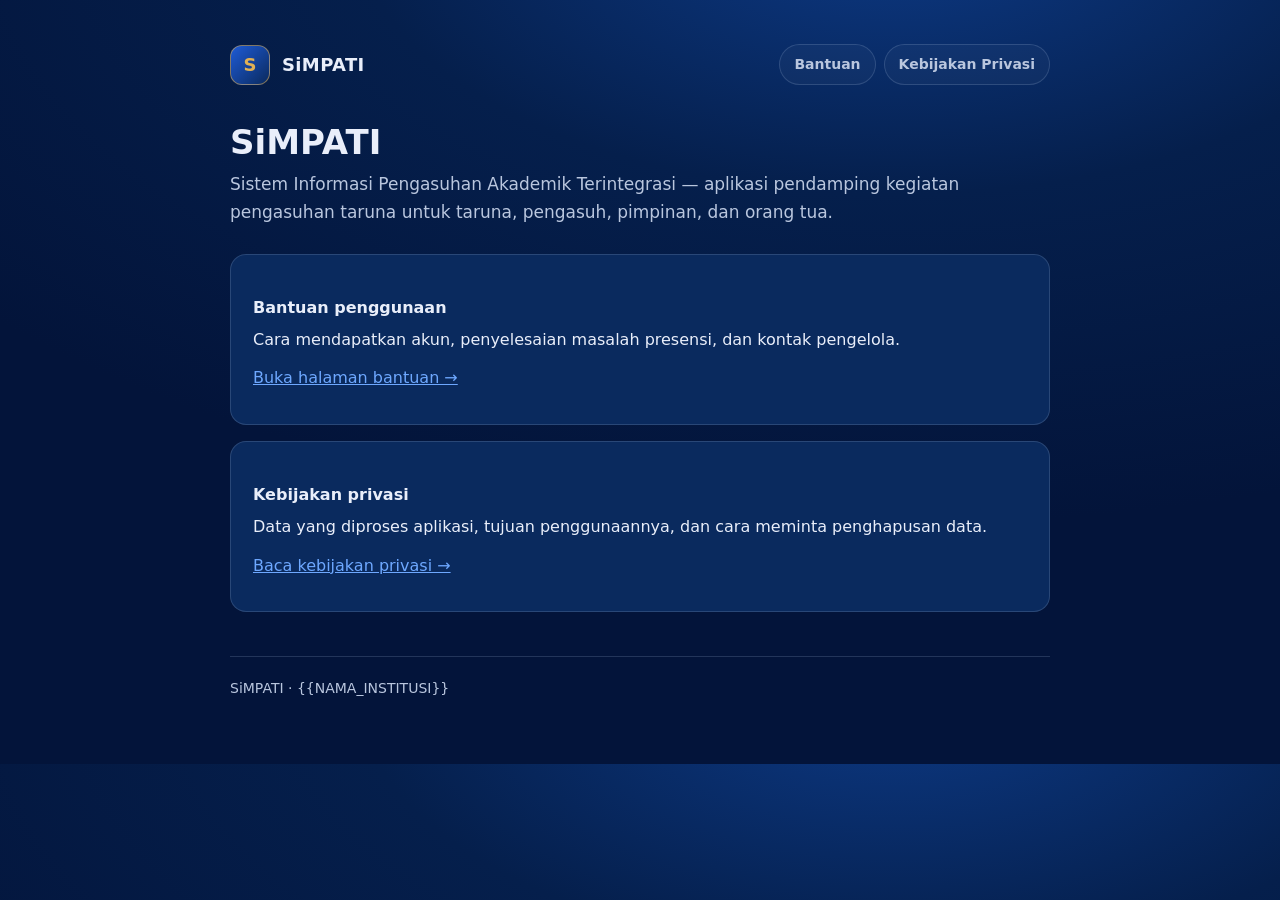
<file: index.html>
<!DOCTYPE html>
<html lang="id">
<head>
  <meta charset="utf-8">
  <meta name="viewport" content="width=device-width, initial-scale=1">
  <title>SiMPATI — Informasi Aplikasi</title>
  <meta name="description" content="Halaman informasi aplikasi SiMPATI: bantuan penggunaan dan kebijakan privasi.">
  <link rel="stylesheet" href="style.css">
</head>
<body>
  <div class="wrap">
    <header class="top">
      <a class="brand" href="index.html">
        <span class="mark">S</span>
        <b>SiMPATI</b>
      </a>
      <nav class="pills">
        <a href="support.html">Bantuan</a>
        <a href="privacy.html">Kebijakan Privasi</a>
      </nav>
    </header>

    <h1>SiMPATI</h1>
    <p class="lead">Sistem Informasi Pengasuhan Akademik Terintegrasi — aplikasi pendamping kegiatan pengasuhan taruna untuk taruna, pengasuh, pimpinan, dan orang tua.</p>

    <div class="card">
      <h3>Bantuan penggunaan</h3>
      <p>Cara mendapatkan akun, penyelesaian masalah presensi, dan kontak pengelola.</p>
      <p><a href="support.html">Buka halaman bantuan →</a></p>
    </div>

    <div class="card">
      <h3>Kebijakan privasi</h3>
      <p>Data yang diproses aplikasi, tujuan penggunaannya, dan cara meminta penghapusan data.</p>
      <p><a href="privacy.html">Baca kebijakan privasi →</a></p>
    </div>

    <footer>
      SiMPATI · {{NAMA_INSTITUSI}}
    </footer>
  </div>
</body>
</html>
</file>
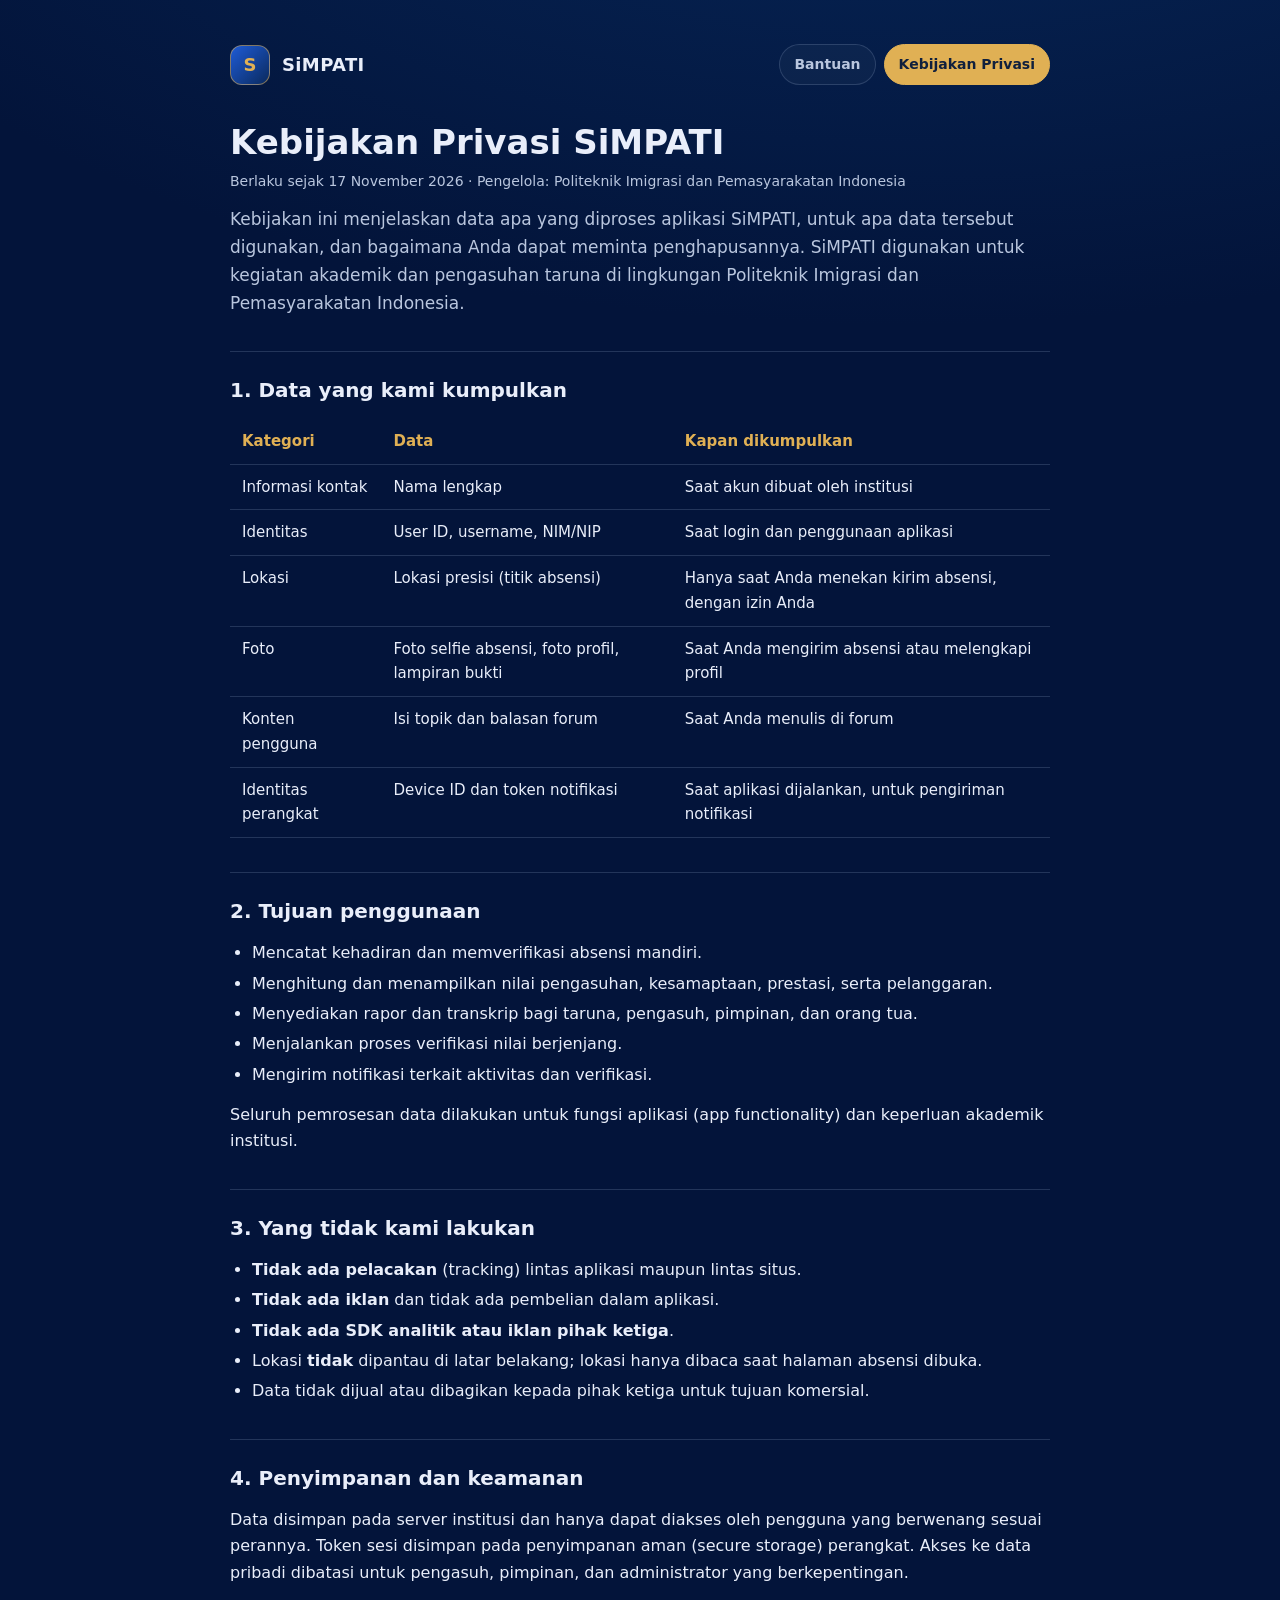
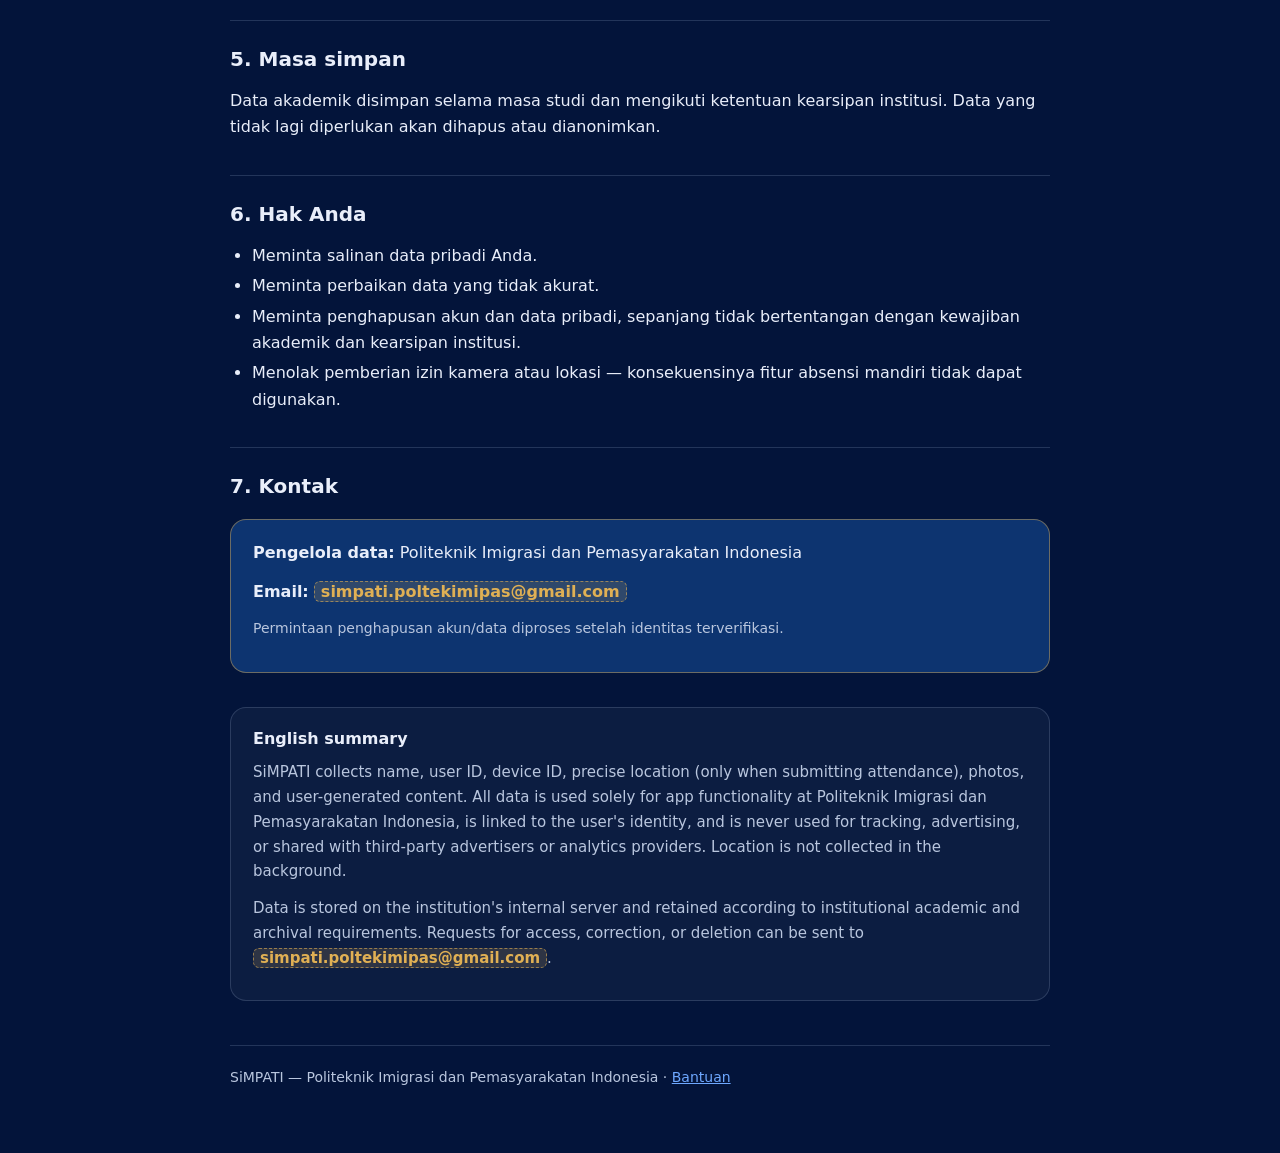
<file: privacy.html>
<!DOCTYPE html>
<!--
  GANTI sebelum publikasi:
    Politeknik Imigrasi dan Pemasyarakatan Indonesia  -> nama resmi institusi
    simpati.poltekimipas@gmail.com  -> email pengelola data yang benar-benar aktif
  Isi halaman ini harus konsisten dengan ios/Runner/PrivacyInfo.xcprivacy
  dan isian App Privacy di App Store Connect.
-->
<html lang="id">
<head>
  <meta charset="utf-8">
  <meta name="viewport" content="width=device-width, initial-scale=1">
  <title>Kebijakan Privasi — SiMPATI</title>
  <meta name="description" content="Kebijakan privasi aplikasi SiMPATI: data yang dikumpulkan, tujuan penggunaan, dan cara menghubungi pengelola.">
  <link rel="stylesheet" href="style.css">
</head>
<body>
  <div class="wrap">
    <header class="top">
      <a class="brand" href="index.html">
        <span class="mark">S</span>
        <b>SiMPATI</b>
      </a>
      <nav class="pills">
        <a href="support.html">Bantuan</a>
        <a href="privacy.html" class="active">Kebijakan Privasi</a>
      </nav>
    </header>

    <h1>Kebijakan Privasi SiMPATI</h1>
    <p class="meta">Berlaku sejak 17 November 2026 · Pengelola: Politeknik Imigrasi dan Pemasyarakatan Indonesia</p>

    <p class="lead">Kebijakan ini menjelaskan data apa yang diproses aplikasi SiMPATI, untuk apa data tersebut digunakan, dan bagaimana Anda dapat meminta penghapusannya. SiMPATI digunakan untuk kegiatan akademik dan pengasuhan taruna di lingkungan Politeknik Imigrasi dan Pemasyarakatan Indonesia.</p>

    <h2>1. Data yang kami kumpulkan</h2>
    <table>
      <thead>
        <tr><th>Kategori</th><th>Data</th><th>Kapan dikumpulkan</th></tr>
      </thead>
      <tbody>
        <tr><td>Informasi kontak</td><td>Nama lengkap</td><td>Saat akun dibuat oleh institusi</td></tr>
        <tr><td>Identitas</td><td>User ID, username, NIM/NIP</td><td>Saat login dan penggunaan aplikasi</td></tr>
        <tr><td>Lokasi</td><td>Lokasi presisi (titik absensi)</td><td>Hanya saat Anda menekan kirim absensi, dengan izin Anda</td></tr>
        <tr><td>Foto</td><td>Foto selfie absensi, foto profil, lampiran bukti</td><td>Saat Anda mengirim absensi atau melengkapi profil</td></tr>
        <tr><td>Konten pengguna</td><td>Isi topik dan balasan forum</td><td>Saat Anda menulis di forum</td></tr>
        <tr><td>Identitas perangkat</td><td>Device ID dan token notifikasi</td><td>Saat aplikasi dijalankan, untuk pengiriman notifikasi</td></tr>
      </tbody>
    </table>

    <h2>2. Tujuan penggunaan</h2>
    <ul>
      <li>Mencatat kehadiran dan memverifikasi absensi mandiri.</li>
      <li>Menghitung dan menampilkan nilai pengasuhan, kesamaptaan, prestasi, serta pelanggaran.</li>
      <li>Menyediakan rapor dan transkrip bagi taruna, pengasuh, pimpinan, dan orang tua.</li>
      <li>Menjalankan proses verifikasi nilai berjenjang.</li>
      <li>Mengirim notifikasi terkait aktivitas dan verifikasi.</li>
    </ul>
    <p>Seluruh pemrosesan data dilakukan untuk fungsi aplikasi (app functionality) dan keperluan akademik institusi.</p>

    <h2>3. Yang tidak kami lakukan</h2>
    <ul>
      <li><strong>Tidak ada pelacakan</strong> (tracking) lintas aplikasi maupun lintas situs.</li>
      <li><strong>Tidak ada iklan</strong> dan tidak ada pembelian dalam aplikasi.</li>
      <li><strong>Tidak ada SDK analitik atau iklan pihak ketiga</strong>.</li>
      <li>Lokasi <strong>tidak</strong> dipantau di latar belakang; lokasi hanya dibaca saat halaman absensi dibuka.</li>
      <li>Data tidak dijual atau dibagikan kepada pihak ketiga untuk tujuan komersial.</li>
    </ul>

    <h2>4. Penyimpanan dan keamanan</h2>
    <p>Data disimpan pada server institusi dan hanya dapat diakses oleh pengguna yang berwenang sesuai perannya. Token sesi disimpan pada penyimpanan aman (secure storage) perangkat. Akses ke data pribadi dibatasi untuk pengasuh, pimpinan, dan administrator yang berkepentingan.</p>

    <h2>5. Masa simpan</h2>
    <p>Data akademik disimpan selama masa studi dan mengikuti ketentuan kearsipan institusi. Data yang tidak lagi diperlukan akan dihapus atau dianonimkan.</p>

    <h2>6. Hak Anda</h2>
    <ul>
      <li>Meminta salinan data pribadi Anda.</li>
      <li>Meminta perbaikan data yang tidak akurat.</li>
      <li>Meminta penghapusan akun dan data pribadi, sepanjang tidak bertentangan dengan kewajiban akademik dan kearsipan institusi.</li>
      <li>Menolak pemberian izin kamera atau lokasi — konsekuensinya fitur absensi mandiri tidak dapat digunakan.</li>
    </ul>

    <h2>7. Kontak</h2>
    <div class="card gold">
      <p><strong>Pengelola data:</strong> Politeknik Imigrasi dan Pemasyarakatan Indonesia</p>
      <p><strong>Email:</strong> <span class="placeholder">simpati.poltekimipas@gmail.com</span></p>
      <p class="meta">Permintaan penghapusan akun/data diproses setelah identitas terverifikasi.</p>
    </div>

    <section class="lang">
      <h2>English summary</h2>
      <p>SiMPATI collects name, user ID, device ID, precise location (only when submitting attendance), photos, and user-generated content. All data is used solely for app functionality at Politeknik Imigrasi dan Pemasyarakatan Indonesia, is linked to the user's identity, and is never used for tracking, advertising, or shared with third-party advertisers or analytics providers. Location is not collected in the background.</p>
      <p>Data is stored on the institution's internal server and retained according to institutional academic and archival requirements. Requests for access, correction, or deletion can be sent to <span class="placeholder">simpati.poltekimipas@gmail.com</span>.</p>
    </section>

    <footer>
      SiMPATI — Politeknik Imigrasi dan Pemasyarakatan Indonesia · <a href="support.html">Bantuan</a>
    </footer>
  </div>
</body>
</html>
</file>
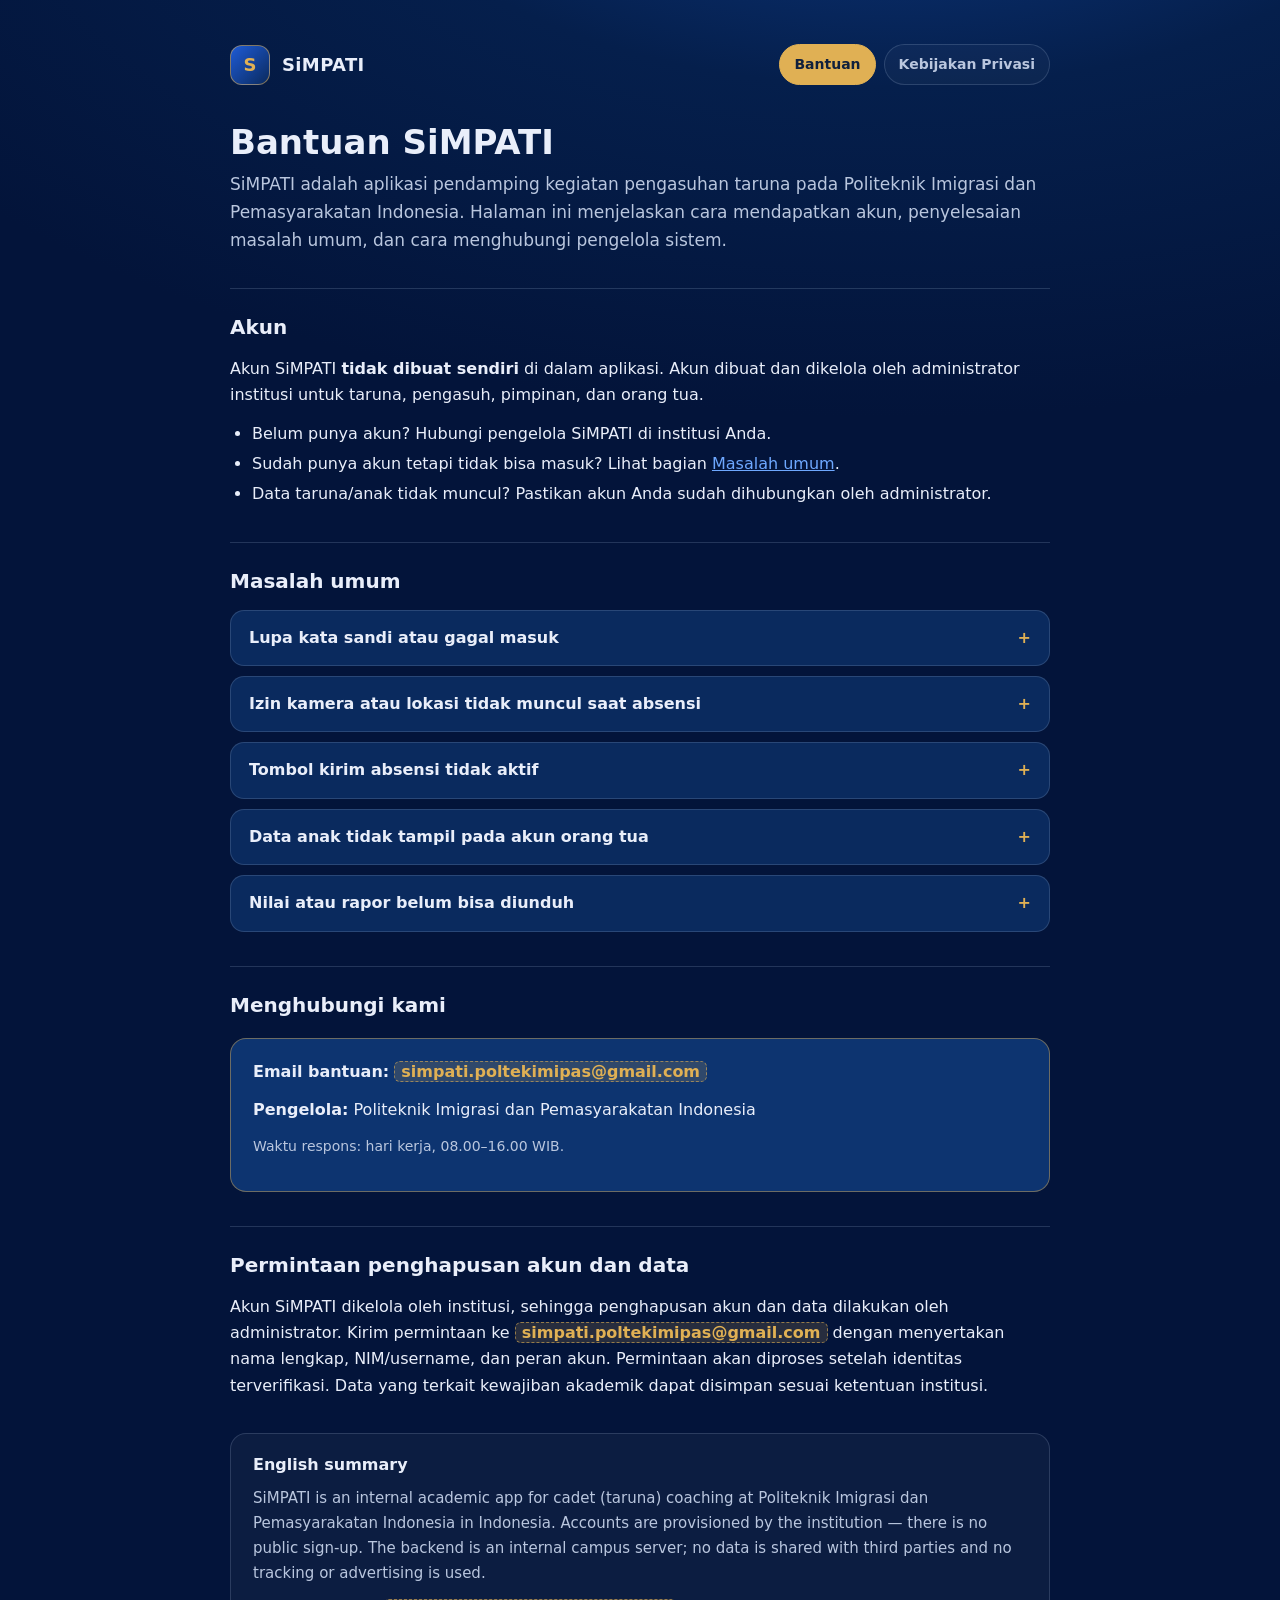
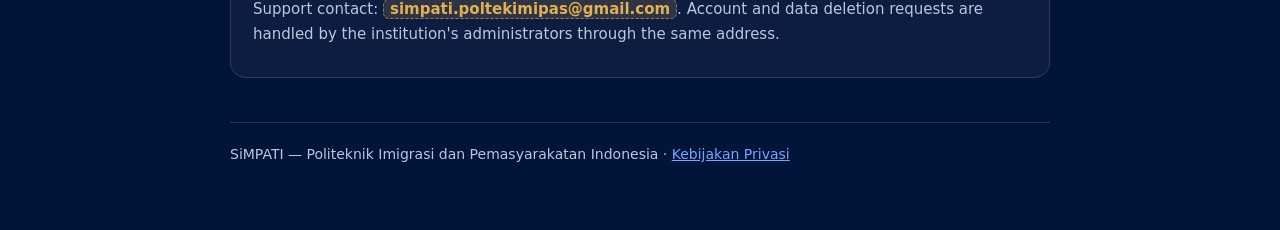
<file: support.html>
<!DOCTYPE html>
<!--
  GANTI sebelum publikasi:
    Politeknik Imigrasi dan Pemasyarakatan Indonesia  -> nama resmi institusi
    simpati.poltekimipas@gmail.com  -> email bantuan yang benar-benar aktif
  Terakhir diperbarui: 17 November 2026
-->
<html lang="id">
<head>
  <meta charset="utf-8">
  <meta name="viewport" content="width=device-width, initial-scale=1">
  <title>Bantuan — SiMPATI</title>
  <meta name="description" content="Halaman bantuan resmi aplikasi SiMPATI: cara mendapatkan akun, masalah presensi, dan kontak pengelola.">
  <link rel="stylesheet" href="style.css">
</head>
<body>
  <div class="wrap">
    <header class="top">
      <a class="brand" href="index.html">
        <span class="mark">S</span>
        <b>SiMPATI</b>
      </a>
      <nav class="pills">
        <a href="support.html" class="active">Bantuan</a>
        <a href="privacy.html">Kebijakan Privasi</a>
      </nav>
    </header>

    <h1>Bantuan SiMPATI</h1>
    <p class="lead">SiMPATI adalah aplikasi pendamping kegiatan pengasuhan taruna pada Politeknik Imigrasi dan Pemasyarakatan Indonesia. Halaman ini menjelaskan cara mendapatkan akun, penyelesaian masalah umum, dan cara menghubungi pengelola sistem.</p>

    <h2>Akun</h2>
    <p>Akun SiMPATI <strong>tidak dibuat sendiri</strong> di dalam aplikasi. Akun dibuat dan dikelola oleh administrator institusi untuk taruna, pengasuh, pimpinan, dan orang tua.</p>
    <ul>
      <li>Belum punya akun? Hubungi pengelola SiMPATI di institusi Anda.</li>
      <li>Sudah punya akun tetapi tidak bisa masuk? Lihat bagian <a href="#masalah">Masalah umum</a>.</li>
      <li>Data taruna/anak tidak muncul? Pastikan akun Anda sudah dihubungkan oleh administrator.</li>
    </ul>

    <h2 id="masalah">Masalah umum</h2>

    <details>
      <summary>Lupa kata sandi atau gagal masuk</summary>
      <p>Kata sandi awal diberikan oleh administrator. Jika Anda lupa kata sandi, ajukan pengaturan ulang kepada pengelola SiMPATI di institusi. Setelah berhasil masuk, segera ganti kata sandi melalui menu <em>Profil → Ganti Kata Sandi</em>.</p>
    </details>

    <details>
      <summary>Izin kamera atau lokasi tidak muncul saat absensi</summary>
      <p>Absensi mandiri memerlukan izin kamera (foto selfie) dan lokasi (titik absensi). Jika izin pernah ditolak, buka:</p>
      <ul>
        <li><strong>Android:</strong> Setelan → Aplikasi → SiMPATI → Izin → aktifkan Kamera dan Lokasi.</li>
        <li><strong>iOS:</strong> Pengaturan → SiMPATI → aktifkan Kamera dan Lokasi (Saat Menggunakan Aplikasi).</li>
      </ul>
      <p>Aplikasi hanya meminta lokasi saat halaman absensi dibuka, bukan di latar belakang.</p>
    </details>

    <details>
      <summary>Tombol kirim absensi tidak aktif</summary>
      <p>Tombol sengaja dinonaktifkan bila terdeteksi salah satu kondisi berikut:</p>
      <ul>
        <li>Lokasi palsu (mock location) aktif pada perangkat.</li>
        <li>Aplikasi dijalankan pada emulator, bukan perangkat fisik.</li>
        <li>Layar sedang dibagikan atau direkam (mis. sesi remote atau screen sharing).</li>
        <li>Anda berada di luar radius lokasi absensi yang ditetapkan.</li>
      </ul>
      <p>Matikan fitur tersebut dan ambil absensi dari perangkat fisik di lokasi yang benar.</p>
    </details>

    <details>
      <summary>Data anak tidak tampil pada akun orang tua</summary>
      <p>Akun orang tua perlu dihubungkan ke data taruna oleh administrator. Jika daftar masih kosong, hubungi pengelola SiMPATI di institusi Anda.</p>
    </details>

    <details>
      <summary>Nilai atau rapor belum bisa diunduh</summary>
      <p>Transkrip PDF hanya dapat diunduh setelah nilai disahkan sampai tingkat Direktur. Selama status verifikasi belum selesai, tombol unduh belum aktif.</p>
    </details>

    <h2>Menghubungi kami</h2>
    <div class="card gold">
      <p><strong>Email bantuan:</strong> <span class="placeholder">simpati.poltekimipas@gmail.com</span></p>
      <p><strong>Pengelola:</strong> Politeknik Imigrasi dan Pemasyarakatan Indonesia</p>
      <p class="meta">Waktu respons: hari kerja, 08.00–16.00 WIB.</p>
    </div>

    <h2>Permintaan penghapusan akun dan data</h2>
    <p>Akun SiMPATI dikelola oleh institusi, sehingga penghapusan akun dan data dilakukan oleh administrator. Kirim permintaan ke <span class="placeholder">simpati.poltekimipas@gmail.com</span> dengan menyertakan nama lengkap, NIM/username, dan peran akun. Permintaan akan diproses setelah identitas terverifikasi. Data yang terkait kewajiban akademik dapat disimpan sesuai ketentuan institusi.</p>

    <section class="lang">
      <h2>English summary</h2>
      <p>SiMPATI is an internal academic app for cadet (taruna) coaching at Politeknik Imigrasi dan Pemasyarakatan Indonesia in Indonesia. Accounts are provisioned by the institution — there is no public sign-up. The backend is an internal campus server; no data is shared with third parties and no tracking or advertising is used.</p>
      <p>Support contact: <span class="placeholder">simpati.poltekimipas@gmail.com</span>. Account and data deletion requests are handled by the institution's administrators through the same address.</p>
    </section>

    <footer>
      SiMPATI — Politeknik Imigrasi dan Pemasyarakatan Indonesia · <a href="privacy.html">Kebijakan Privasi</a>
    </footer>
  </div>
</body>
</html>
</file>
<file: style.css>
:root {
  --bg: #051f4c;
  --bg-deep: #03143a;
  --card: #0a2a5e;
  --card-soft: #0d3470;
  --line: rgba(184, 202, 232, 0.18);
  --text: #e9eefa;
  --muted: #b9c6de;
  --gold: #e0b054;
  --blue: #6ea8ff;
}

* { box-sizing: border-box; }

html { -webkit-text-size-adjust: 100%; }

body {
  margin: 0;
  padding: 0 20px 64px;
  background: radial-gradient(1200px 600px at 70% -10%, #0d3a86 0%, var(--bg) 45%, var(--bg-deep) 100%);
  color: var(--text);
  font-family: 'Plus Jakarta Sans', system-ui, -apple-system, 'Segoe UI', Roboto, Arial, sans-serif;
  font-size: 16px;
  line-height: 1.65;
}

.wrap { max-width: 820px; margin: 0 auto; }

header.top {
  padding: 44px 0 28px;
  display: flex;
  align-items: center;
  justify-content: space-between;
  gap: 16px;
  flex-wrap: wrap;
}

.brand {
  display: flex;
  align-items: center;
  gap: 12px;
  text-decoration: none;
  color: var(--text);
}

.brand .mark {
  width: 40px;
  height: 40px;
  border-radius: 12px;
  background: linear-gradient(135deg, #1e5bd6, #0a2a5e);
  border: 1px solid rgba(224, 176, 84, 0.55);
  display: grid;
  place-items: center;
  font-weight: 800;
  font-size: 18px;
  color: var(--gold);
}

.brand b { font-weight: 800; letter-spacing: 0.02em; font-size: 18px; }

nav.pills { display: flex; gap: 8px; flex-wrap: wrap; }

nav.pills a {
  color: var(--muted);
  text-decoration: none;
  font-size: 14px;
  font-weight: 600;
  padding: 8px 14px;
  border-radius: 999px;
  border: 1px solid var(--line);
  background: rgba(255, 255, 255, 0.03);
}

nav.pills a:hover { color: var(--text); border-color: rgba(224, 176, 84, 0.6); }
nav.pills a.active { color: #10203d; background: var(--gold); border-color: var(--gold); }

h1 {
  font-size: clamp(26px, 4vw, 34px);
  line-height: 1.25;
  font-weight: 800;
  margin: 8px 0 6px;
}

.lead { color: var(--muted); font-size: 17px; margin: 0 0 28px; }

h2 {
  font-size: 20px;
  font-weight: 800;
  margin: 34px 0 12px;
  padding-top: 22px;
  border-top: 1px solid var(--line);
}

h3 { font-size: 16px; font-weight: 700; margin: 20px 0 6px; }

p { margin: 0 0 12px; }

ul, ol { margin: 0 0 14px; padding-left: 22px; }
li { margin: 4px 0; }

a { color: var(--blue); }

.card {
  background: var(--card);
  border: 1px solid var(--line);
  border-radius: 16px;
  padding: 20px 22px;
  margin: 16px 0;
}

.card.gold { border-color: rgba(224, 176, 84, 0.45); background: var(--card-soft); }

table {
  width: 100%;
  border-collapse: collapse;
  margin: 12px 0 18px;
  font-size: 15px;
}

th, td {
  text-align: left;
  padding: 10px 12px;
  border-bottom: 1px solid var(--line);
  vertical-align: top;
}

th { color: var(--gold); font-weight: 700; }

details {
  border: 1px solid var(--line);
  border-radius: 14px;
  padding: 14px 18px;
  margin: 10px 0;
  background: var(--card);
}

details summary {
  cursor: pointer;
  font-weight: 700;
  color: var(--text);
  list-style: none;
}

details summary::-webkit-details-marker { display: none; }
details summary::after { content: '+'; float: right; color: var(--gold); font-weight: 800; }
details[open] summary::after { content: '–'; }
details p, details ul { margin-top: 10px; color: var(--muted); }

.meta { color: var(--muted); font-size: 14px; }

.placeholder {
  background: rgba(224, 176, 84, 0.16);
  border: 1px dashed rgba(224, 176, 84, 0.6);
  border-radius: 6px;
  padding: 0 6px;
  color: var(--gold);
  font-weight: 700;
}

footer {
  margin-top: 44px;
  padding-top: 20px;
  border-top: 1px solid var(--line);
  color: var(--muted);
  font-size: 14px;
}

.lang {
  margin-top: 34px;
  padding: 18px 22px;
  border-radius: 16px;
  background: rgba(255, 255, 255, 0.04);
  border: 1px solid var(--line);
  color: var(--muted);
  font-size: 15px;
}

.lang h2 { border: 0; margin: 0 0 8px; padding: 0; font-size: 16px; color: var(--text); }

@media (max-width: 560px) {
  body { font-size: 15px; }
  header.top { padding-top: 28px; }
  .card { padding: 16px; }
}
</file>
